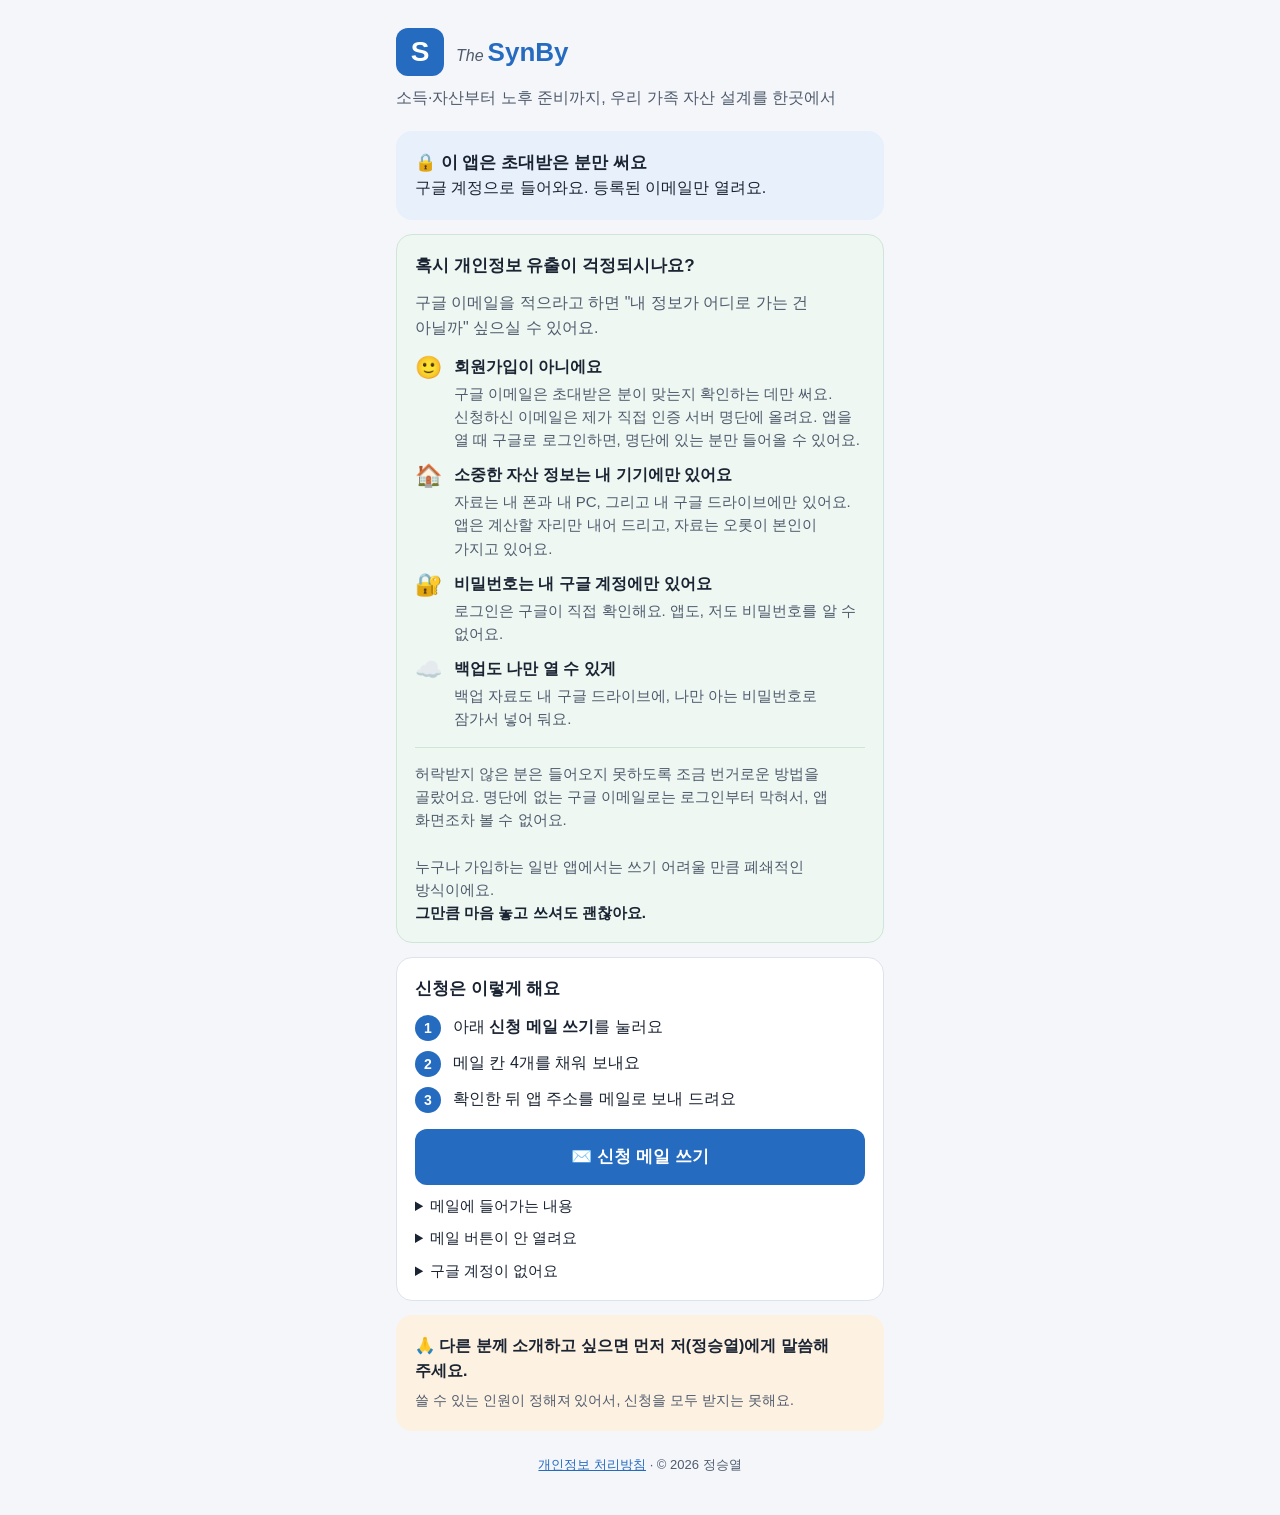
<file: index.html>
<!doctype html>
<html lang="ko"><head><meta charset="utf-8"><meta name="viewport" content="width=device-width,initial-scale=1">
<title>The SynBy 신청</title>
<link rel="icon" href="favicon-32.png"><link rel="apple-touch-icon" href="apple-touch-icon.png">
<style>
:root{--bg:#f4f6fa;--card:#fff;--text:#1b2433;--quiet:#4f5b6d;--line:#dde3ec;--accent:#256bc0;--accent-fill:#256bc0;--soft:#e8f0fb;--warn-soft:#fdf1e1;--warn:#8a4b08}
@media (prefers-color-scheme:dark){:root{--bg:#11151c;--card:#1a2029;--text:#e8edf4;--quiet:#a9b4c3;--line:#2c3542;--accent:#7fb0ef;--accent-fill:#2a63ad;--soft:#1d2a3c;--warn-soft:#36261a;--warn:#f0a35e}}
*{box-sizing:border-box}
body{margin:0;background:var(--bg);color:var(--text);font-family:-apple-system,BlinkMacSystemFont,"Apple SD Gothic Neo","Noto Sans KR",sans-serif;word-break:keep-all;line-height:1.55}
main{max-width:520px;margin:0 auto;padding:28px 16px 40px}
.logo{display:flex;align-items:center;gap:12px}
.logo i{width:48px;height:48px;border-radius:12px;background:var(--accent-fill);color:#fff;font:700 28px/48px sans-serif;text-align:center;font-style:normal}
.logo b{font-size:26px;color:var(--accent)} .logo small{font-style:italic;color:var(--quiet);font-size:16px;margin-right:4px}
@media (min-width:521px){br.m{display:none}}
.sub{color:var(--quiet);margin:10px 0 20px}
.card{background:var(--card);border:1px solid var(--line);border-radius:16px;padding:18px;margin-bottom:14px}
.lock{background:var(--soft);border-color:transparent}
.lock b{display:block;font-size:17px}
h2{font-size:17px;margin:0 0 12px}
ol{list-style:none;padding:0;margin:0;display:grid;gap:10px}
ol li{display:flex;gap:12px;align-items:flex-start}
ol li span{flex:none;width:26px;height:26px;border-radius:50%;background:var(--accent-fill);color:#fff;text-align:center;font:700 14px/26px sans-serif}
.btn{display:block;text-align:center;background:var(--accent-fill);color:#fff;text-decoration:none;font-weight:700;font-size:17px;padding:15px;border-radius:12px;margin:16px 0 8px;white-space:nowrap}
details{margin-top:10px;color:var(--quiet);font-size:14.5px} summary{cursor:pointer;color:var(--text)}
pre{background:var(--bg);border:1px solid var(--line);border-radius:10px;padding:10px;white-space:pre-wrap;font-size:13.5px;color:var(--text)}
.row{display:flex;gap:8px;align-items:center;flex-wrap:wrap}
button{font:inherit;font-size:14px;border:1px solid var(--line);background:var(--card);color:var(--text);border-radius:999px;padding:5px 12px;cursor:pointer;white-space:nowrap}
a{color:var(--accent)}
.share{background:var(--warn-soft);border-color:transparent;font-weight:600}
.calm{background:#eef7f1;border-color:#cfe6d7}
@media (prefers-color-scheme:dark){.calm{background:#16261c;border-color:#24402e}}
.calm .lead{margin:0 0 14px;color:var(--quiet)}
.pt{display:flex;gap:12px;margin:12px 0}
.pt i{flex:none;font-style:normal;font-size:22px;line-height:1.2}
.pt b{display:block;font-size:16px;margin-bottom:2px}
.pt div{color:var(--quiet);font-size:15px}
.pt div b{color:var(--text)}
.end{margin:16px 0 0;padding-top:14px;border-top:1px solid #cfe6d7;color:var(--quiet);font-size:15px}
.end b{color:var(--text)}
.share small{display:block;font-weight:400;color:var(--quiet);font-size:14px;margin-top:6px}
footer{text-align:center;color:var(--quiet);font-size:13px;margin-top:24px}
</style></head><body><main>
<div class="logo"><i>S</i><div><small>The</small><b>SynBy</b></div></div>
<p class="sub">소득·자산부터 노후 준비까지,<br class="m"> 우리 가족 자산 설계를 한곳에서</p>

<div class="card lock"><b>🔒 이 앱은 초대받은 분만 써요</b>구글 계정으로 들어와요. 등록된 이메일만 열려요.</div>

<div class="card calm">
<h2>혹시 개인정보 유출이 걱정되시나요?</h2>
<p class="lead">구글 이메일을 적으라고 하면 "내 정보가 어디로 가는 건 아닐까" 싶으실 수 있어요.</p>
<div class="pt"><i>🙂</i><div><b>회원가입이 아니에요</b>구글 이메일은 초대받은 분이 맞는지 확인하는 데만 써요. 신청하신 이메일은 제가 직접 인증 서버 명단에 올려요. 앱을 열 때 구글로 로그인하면, 명단에 있는 분만 들어올 수 있어요.</div></div>
<div class="pt"><i>🏠</i><div><b>소중한 자산 정보는 내 기기에만 있어요</b>자료는 내 폰과 내 PC, 그리고 내 구글 드라이브에만 있어요. 앱은 계산할 자리만 내어 드리고, 자료는 오롯이 본인이 가지고 있어요.</div></div>
<div class="pt"><i>🔐</i><div><b>비밀번호는 내 구글 계정에만 있어요</b>로그인은 구글이 직접 확인해요. 앱도, 저도 비밀번호를 알 수 없어요.</div></div>
<div class="pt"><i>☁️</i><div><b>백업도 나만 열 수 있게</b>백업 자료도 내 구글 드라이브에, 나만 아는 비밀번호로 잠가서 넣어 둬요.</div></div>
<p class="end">허락받지 않은 분은 들어오지 못하도록 조금 번거로운 방법을 골랐어요. 명단에 없는 구글 이메일로는 로그인부터 막혀서, 앱 화면조차 볼 수 없어요.<br><br>누구나 가입하는 일반 앱에서는 쓰기 어려울 만큼 폐쇄적인 방식이에요.<br><b>그만큼 마음 놓고 쓰셔도 괜찮아요.</b></p>
</div>

<div class="card">
<h2>신청은 이렇게 해요</h2>
<ol>
<li><span>1</span><div>아래 <b>신청 메일 쓰기</b>를 눌러요</div></li>
<li><span>2</span><div>메일 칸 4개를 채워 보내요</div></li>
<li><span>3</span><div>확인한 뒤 앱 주소를 메일로 보내 드려요</div></li>
</ol>
<a class="btn" id="mail" href="mailto:drjoung@daum.net?subject=The%20SynBy%20%EC%82%AC%EC%9A%A9%20%EC%8B%A0%EC%B2%AD&body=%EC%9D%B4%EB%A6%84%3A%0A%EA%B5%AC%EA%B8%80%20%EC%9D%B4%EB%A9%94%EC%9D%BC%20%28%EB%A1%9C%EA%B7%B8%EC%9D%B8%EC%97%90%20%EC%93%B8%20%EC%A3%BC%EC%86%8C%29%3A%0A%EB%88%84%EA%B5%AC%20%EC%86%8C%EA%B0%9C%EB%A1%9C%20%EC%95%8C%EA%B2%8C%20%EB%90%90%EB%82%98%EC%9A%94%3A%0A%EC%9E%90%EA%B8%B0%EC%86%8C%EA%B0%9C%20%ED%95%9C%20%EC%A4%84%3A%0A">✉️ 신청 메일 쓰기</a>
<details><summary>메일에 들어가는 내용</summary><pre>받는 사람: drjoung@daum.net
제목: The SynBy 사용 신청

이름:
구글 이메일 (로그인에 쓸 주소):
누구 소개로 알게 됐나요:
자기소개 한 줄:
</pre></details>
<details><summary>메일 버튼이 안 열려요</summary>
<p>아래 주소로 직접 보내 주세요. 위 4칸을 적어 주시면 돼요.</p>
<div class="row"><b>drjoung@daum.net</b><button type="button" id="cp">주소 복사</button></div></details>
<details><summary>구글 계정이 없어요</summary>
<p>무료로 만들 수 있어요. 앱에 들어올 때 꼭 필요해요.<br><a href="https://accounts.google.com/signup" target="_blank" rel="noopener">구글 계정 만들기 ↗</a></p></details>
</div>

<div class="card share">🙏 다른 분께 소개하고 싶으면 먼저 저(정승열)에게 말씀해 주세요.<small>쓸 수 있는 인원이 정해져 있어서, 신청을 모두 받지는 못해요.</small></div>

<footer><a href="privacy.html">개인정보 처리방침</a> · © 2026 정승열</footer>
</main>
<script>
document.getElementById('cp').onclick=function(){var b=this;function ok(){b.textContent='복사했어요 ✓'}
if(navigator.clipboard)navigator.clipboard.writeText('drjoung@daum.net').then(ok,function(){});};
// 휴대폰은 메일 앱(mailto), PC는 Gmail 웹 작성 창으로 열기
(function(){var a=document.getElementById('mail'),ua=navigator.userAgent;
if(/Android|iPhone|iPad|iPod|Mobile/i.test(ua)||(/Macintosh/.test(ua)&&navigator.maxTouchPoints>1))return;
var q=a.href.split('?')[1],p={};q.split('&').forEach(function(kv){var i=kv.indexOf('=');p[kv.slice(0,i)]=kv.slice(i+1)});
a.href='https://mail.google.com/mail/?view=cm&fs=1&to=drjoung%40daum.net&su='+p.subject+'&body='+p.body;
a.target='_blank';a.rel='noopener';})();
</script>
</body></html>
</file>
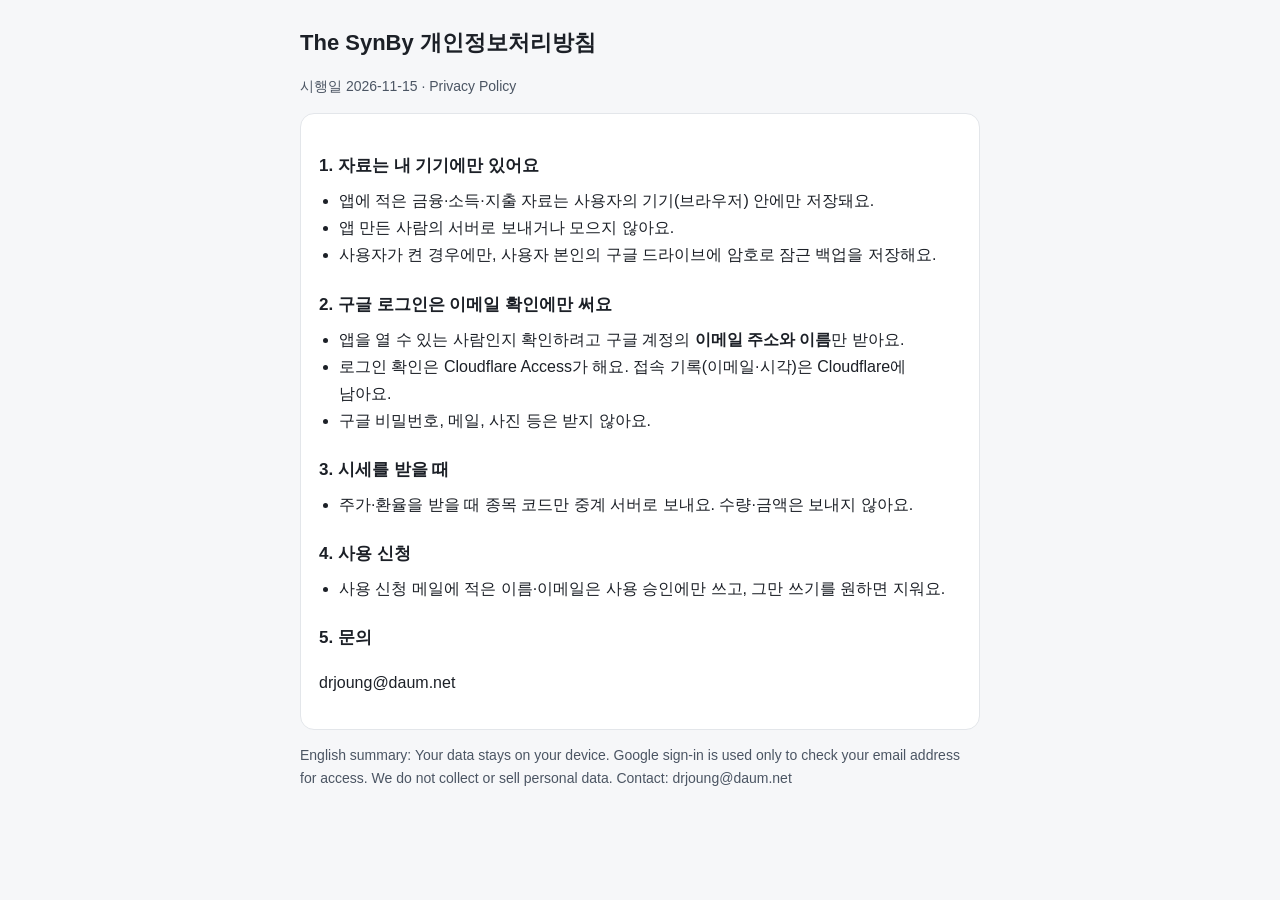
<file: privacy.html>
<!doctype html>
<html lang="ko"><head><meta charset="utf-8"><meta name="viewport" content="width=device-width, initial-scale=1">
<title>The SynBy 개인정보처리방침</title>
<style>
:root{--bg:#f6f7f9;--ink:#1c2027;--quiet:#4b5563;--card:#fff;--line:#e3e6ea}
@media (prefers-color-scheme:dark){:root{--bg:#14171c;--ink:#e7eaf0;--quiet:#aab3c2;--card:#1c2027;--line:#2e343e}}
body{margin:0;background:var(--bg);color:var(--ink);font:16px/1.7 -apple-system,'Apple SD Gothic Neo','Noto Sans KR',sans-serif;word-break:keep-all}
main{max-width:680px;margin:0 auto;padding:24px 16px 48px}
h1{font-size:22px;margin:0 0 4px} h2{font-size:17px;margin:22px 0 6px}
.card{background:var(--card);border:1px solid var(--line);border-radius:14px;padding:16px 18px}
small,.q{color:var(--quiet);font-size:14px} ul{padding-left:20px;margin:6px 0}
</style></head><body><main>
<h1>The SynBy 개인정보처리방침</h1>
<p class="q">시행일 2026-11-15 · Privacy Policy</p>
<div class="card">
<h2>1. 자료는 내 기기에만 있어요</h2>
<ul><li>앱에 적은 금융·소득·지출 자료는 사용자의 기기(브라우저) 안에만 저장돼요.</li>
<li>앱 만든 사람의 서버로 보내거나 모으지 않아요.</li>
<li>사용자가 켠 경우에만, 사용자 본인의 구글 드라이브에 암호로 잠근 백업을 저장해요.</li></ul>
<h2>2. 구글 로그인은 이메일 확인에만 써요</h2>
<ul><li>앱을 열 수 있는 사람인지 확인하려고 구글 계정의 <b>이메일 주소와 이름</b>만 받아요.</li>
<li>로그인 확인은 Cloudflare Access가 해요. 접속 기록(이메일·시각)은 Cloudflare에 남아요.</li>
<li>구글 비밀번호, 메일, 사진 등은 받지 않아요.</li></ul>
<h2>3. 시세를 받을 때</h2>
<ul><li>주가·환율을 받을 때 종목 코드만 중계 서버로 보내요. 수량·금액은 보내지 않아요.</li></ul>
<h2>4. 사용 신청</h2>
<ul><li>사용 신청 메일에 적은 이름·이메일은 사용 승인에만 쓰고, 그만 쓰기를 원하면 지워요.</li></ul>
<h2>5. 문의</h2>
<p>drjoung@daum.net</p>
</div>
<p class="q">English summary: Your data stays on your device. Google sign-in is used only to check your email address for access. We do not collect or sell personal data. Contact: drjoung@daum.net</p>
</main></body></html>
</file>
